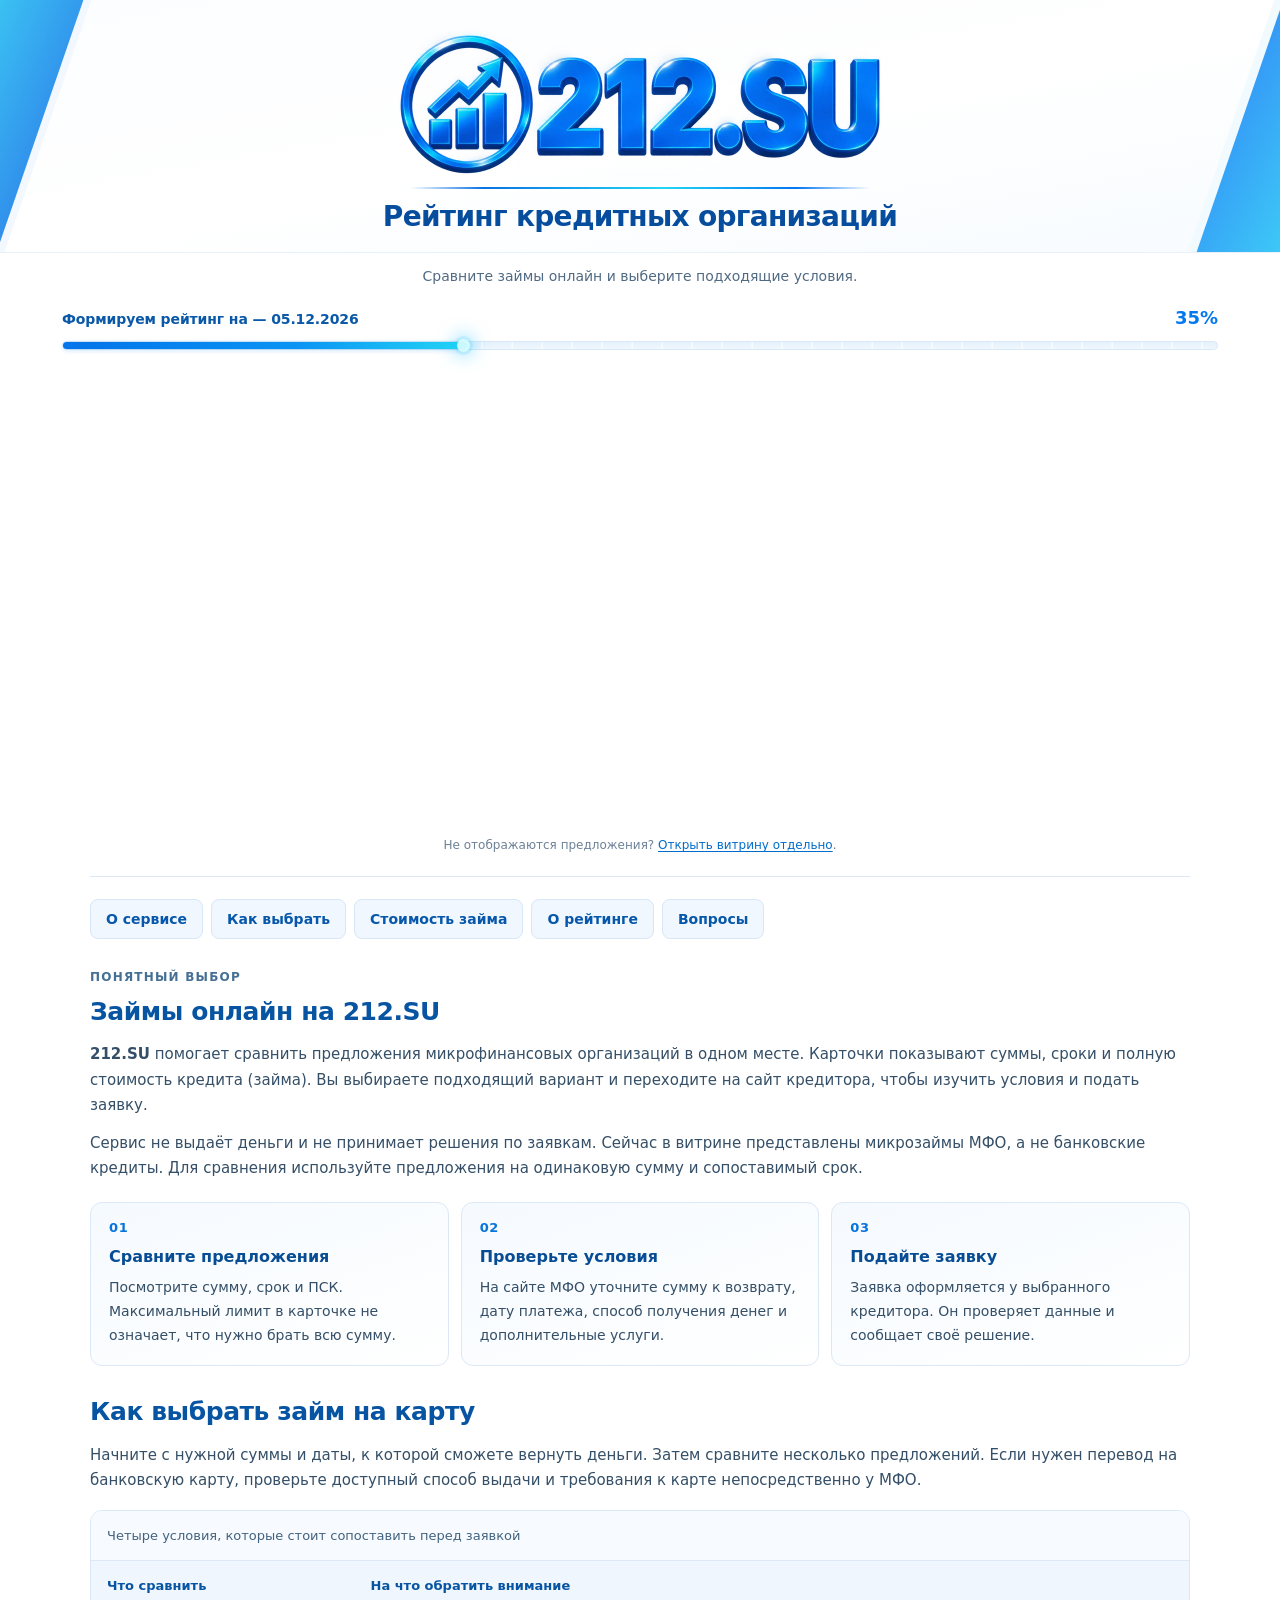
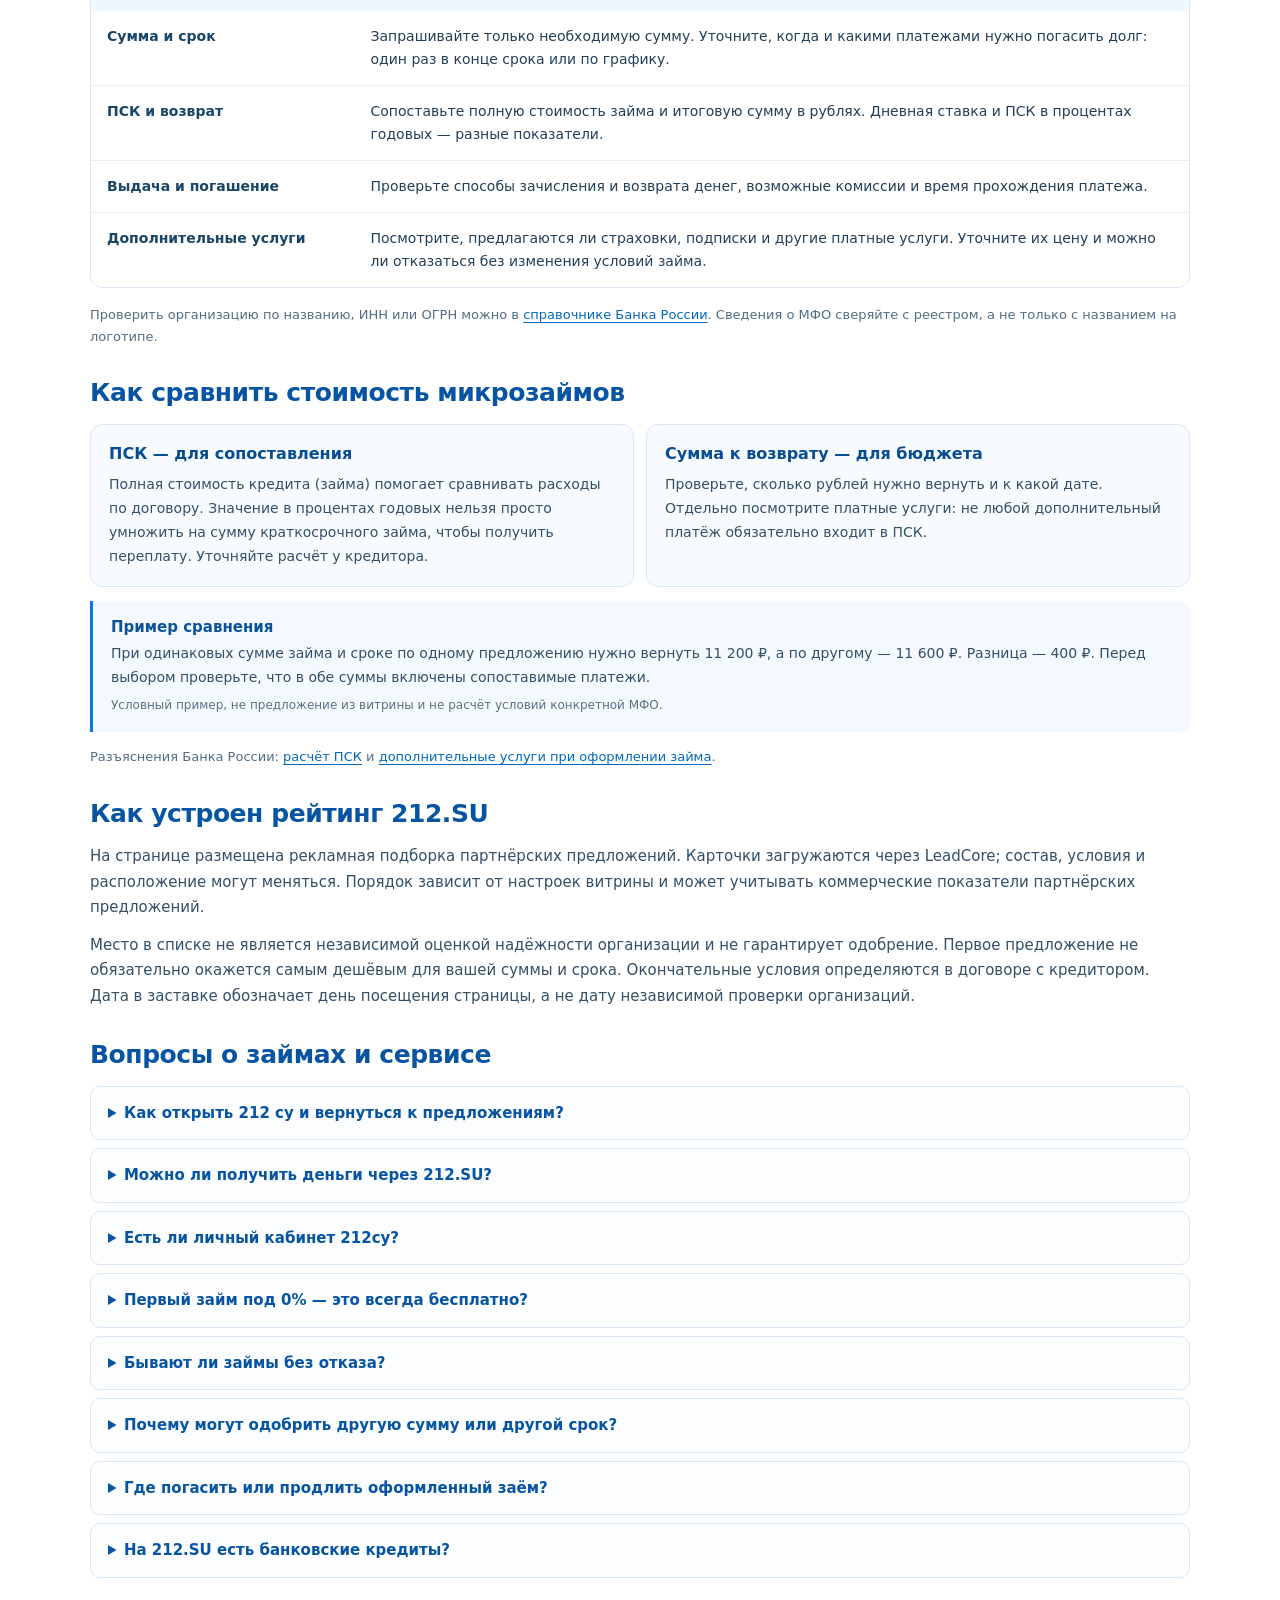
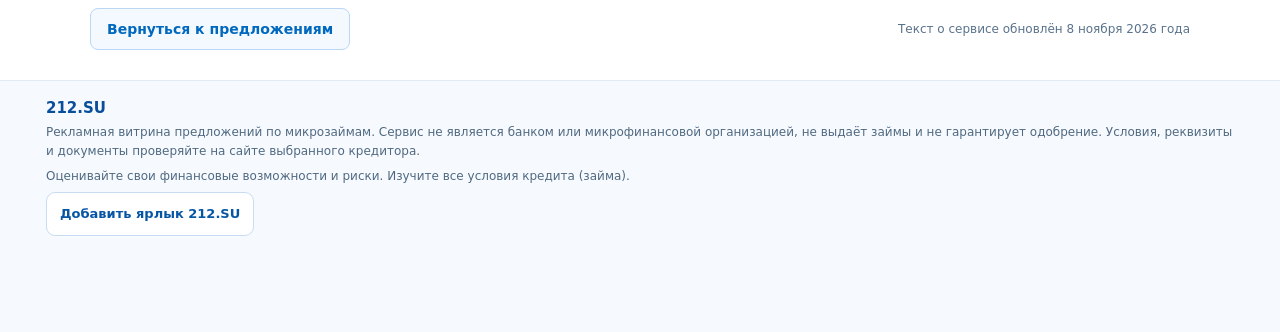
<file: index.html>
<!doctype html>
<html lang="ru">
<head>
<!-- 212.SU | V12 BATTLE | original V6 SEO + compact install UI and 24h preference; 2026-11-08 -->
<meta charset="utf-8">
<meta name="viewport" content="width=device-width,initial-scale=1,viewport-fit=cover">
<title>212.SU — рейтинг кредитных организаций и займы онлайн</title>
<meta name="description" content="212.SU — сравнение займов онлайн: суммы, сроки и полная стоимость. Выберите предложение МФО, изучите условия и перейдите на сайт кредитора.">
<meta name="robots" content="index,follow,max-image-preview:large,max-snippet:-1">
<meta name="theme-color" content="#ffffff">
<link rel="canonical" href="https://212.su/">
<link rel="manifest" href="/manifest.webmanifest">
<meta name="application-name" content="212.SU">
<meta name="apple-mobile-web-app-title" content="212.SU">
<meta name="apple-mobile-web-app-capable" content="yes">
<meta name="apple-mobile-web-app-status-bar-style" content="default">
<link rel="stylesheet" href="/install-212su.css?v=12">
<link rel="icon" href="/favicon.ico" type="image/x-icon">
<link rel="icon" href="/favicon-32.png" type="image/png" sizes="32x32">
<link rel="icon" href="/favicon-120.png" type="image/png" sizes="120x120">
<link rel="apple-touch-icon" href="/apple-touch-icon.png" sizes="180x180">
<link rel="preconnect" href="https://credigid.com" crossorigin>
<meta property="og:type" content="website">
<meta property="og:locale" content="ru_RU">
<meta property="og:site_name" content="212.SU">
<meta property="og:title" content="212.SU — рейтинг кредитных организаций и займы онлайн">
<meta property="og:description" content="212.SU — сравнение займов онлайн: суммы, сроки и полная стоимость. Выберите предложение МФО, изучите условия и перейдите на сайт кредитора.">
<meta property="og:url" content="https://212.su/">
<meta property="og:image" content="https://212.su/og-212su.jpg">
<meta property="og:image:secure_url" content="https://212.su/og-212su.jpg">
<meta property="og:image:width" content="1200">
<meta property="og:image:height" content="630">
<meta property="og:image:alt" content="212.SU — Рейтинг кредитных организаций">
<meta name="twitter:card" content="summary_large_image">
<meta name="twitter:title" content="212.SU — рейтинг кредитных организаций и займы онлайн">
<meta name="twitter:description" content="212.SU — сравнение займов онлайн: суммы, сроки и полная стоимость. Выберите предложение МФО, изучите условия и перейдите на сайт кредитора.">
<meta name="twitter:image" content="https://212.su/og-212su.jpg">
<meta name="twitter:image:alt" content="212.SU — Рейтинг кредитных организаций">
<script type="application/ld+json">{"@context":"https://schema.org","@graph":[{"@type":"WebSite","@id":"https://212.su/#website","url":"https://212.su/","name":"212.SU","alternateName":["212 су","212су","212su"],"description":"212.SU — сравнение займов онлайн: суммы, сроки и полная стоимость. Выберите предложение МФО, изучите условия и перейдите на сайт кредитора.","inLanguage":"ru-RU"},{"@type":"WebPage","@id":"https://212.su/#webpage","url":"https://212.su/","name":"212.SU — рейтинг кредитных организаций и займы онлайн","description":"212.SU — сравнение займов онлайн: суммы, сроки и полная стоимость. Выберите предложение МФО, изучите условия и перейдите на сайт кредитора.","isPartOf":{"@id":"https://212.su/#website"},"inLanguage":"ru-RU","primaryImageOfPage":{"@id":"https://212.su/#primaryimage"},"dateModified":"2026-11-08"},{"@type":"ImageObject","@id":"https://212.su/#primaryimage","url":"https://212.su/og-212su.jpg","contentUrl":"https://212.su/og-212su.jpg","width":1200,"height":630,"caption":"212.SU — Рейтинг кредитных организаций"}]}</script>
<style>
:root{--blue:#0774e8;--blue-dark:#034a9c;--cyan:#21d3f6;--ink:#143452;--muted:#506781;--line:#e2ebf4;}
*{box-sizing:border-box}
html{scroll-behavior:smooth}
body{margin:0;background:#fff;color:var(--ink);font-family:system-ui,-apple-system,'Segoe UI',Arial,sans-serif;-webkit-font-smoothing:antialiased;}
a{color:#006dcb}
a:focus-visible,summary:focus-visible{outline:3px solid var(--cyan);outline-offset:4px}
.shell{width:min(1220px,100%);margin-inline:auto;padding-inline:16px}
.brand-hero{position:relative;overflow:hidden;background:linear-gradient(170deg,#fcfdff 0%,#fff 53%,#f7fbff 100%);border-bottom:1px solid #eaf1f8;}
.brand-hero:before,.brand-hero:after{content:'';position:absolute;pointer-events:none;top:-25%;bottom:-25%;width:min(11vw,130px);opacity:.82;transform:skewX(-19deg);}
.brand-hero:before{left:-7vw;background:linear-gradient(95deg,#17d3f4,#0475e8);box-shadow:8px 0 0 #f1f7ff}
.brand-hero:after{right:-7vw;background:linear-gradient(100deg,#087ef5,#1ad8f6);box-shadow:-9px 0 0 #effaff}
.brand-inner{position:relative;z-index:1;display:flex;flex-direction:column;align-items:center;justify-content:center;gap:0;padding:18px 16px 18px;min-height:211px}
.brand-logo{display:block;width:min(570px,87vw);height:auto;max-height:169px;object-fit:contain;}
.brand-rule{width:min(460px,64vw);height:2px;margin:0 auto 10px;background:linear-gradient(90deg,transparent,#0872e4 16%,#22d6f5 55%,#0476f1 84%,transparent)}
h1{font-size:clamp(20px,2.2vw,28px);line-height:1.25;letter-spacing:-.025em;color:#074d9d;margin:0;text-align:center;font-weight:800}
.brand-note{font-size:12px;color:#6083a8;margin-top:4px;text-align:center}
.main-intro{padding:13px 0 0}
.main-intro p{text-align:center;color:#516a83;font-size:14px;line-height:1.55;margin:0}
#leadcore{width:100%;min-height:440px}
.embed-wrap{position:relative;isolation:isolate;min-height:450px}
#leadcore iframe{max-width:100%;border:0}
.fallback{margin:4px auto 12px;font-size:12px;color:#6d8197;text-align:center}
.fallback a{text-underline-offset:2px}
.footer{background:#f6faff;border-top:1px solid var(--line);padding:17px 0 22px}
.footer strong{font-size:15px;color:#084e9b}
.footer p{color:#506980;font-size:12px;line-height:1.58;margin:6px 0}
@media (max-width:700px){
 .shell{padding-inline:9px}
 .brand-inner{min-height:165px;padding:15px 12px 13px}
 .brand-logo{width:min(355px,91vw);max-height:113px}
 .brand-rule{margin-bottom:7px}
 h1{font-size:20px}
 .main-intro{padding:10px 4px 0}
 .main-intro p{font-size:12px}
 .info-grid{grid-template-columns:1fr;gap:8px}
}

/* 212.SU — loading strip: only the presentation, not the LeadCore widget. */
#rating-loader[hidden]{display:none!important}
#rating-loader{max-height:132px;margin:0 0 10px;padding:19px 16px 24px;opacity:1;overflow:hidden;overflow-anchor:none;transition:max-height .62s cubic-bezier(.22,1,.36,1),padding .62s cubic-bezier(.22,1,.36,1),margin .62s cubic-bezier(.22,1,.36,1),opacity .35s ease;}
#rating-loader.is-complete{max-height:0;margin:0;padding-top:0;padding-bottom:0;opacity:0;pointer-events:none}
#rating-loader .rating-loader-header{display:flex;align-items:baseline;justify-content:space-between;gap:14px;margin:0 0 12px}
#rating-loader .rating-loader-text{font-size:14px;line-height:1.4;font-weight:650;color:#0a58a8;letter-spacing:-.008em}
#rating-loader .rating-loader-count{min-width:49px;font-size:18px;line-height:1.2;font-weight:800;color:#0478ef;text-align:right;font-variant-numeric:tabular-nums;white-space:nowrap}
#rating-loader .rating-loader-track{height:9px;position:relative;isolation:isolate;overflow:visible;background:linear-gradient(180deg,#e6f1fb,#eff7ff);border:1px solid #d8e8f7;border-radius:99px}
#rating-loader .rating-loader-track:before{content:'';position:absolute;inset:0;border-radius:inherit;pointer-events:none;background:repeating-linear-gradient(90deg,rgba(255,255,255,0) 0,rgba(255,255,255,0) 28px,rgba(255,255,255,.65) 29px,rgba(255,255,255,.65) 30px)}
#rating-loader .rating-loader-fill{position:relative;width:0;height:100%;border-radius:inherit;background:linear-gradient(90deg,#0373e9 0%,#0a94f4 58%,#23d6f5 100%);box-shadow:0 1px 5px rgba(2,126,225,.24);transition:width .17s cubic-bezier(.34,1.15,.55,1)}
#rating-loader .rating-loader-fill:after{content:'';position:absolute;top:-3px;right:-3px;height:13px;width:13px;border-radius:50%;background:#d4fcff;box-shadow:0 0 0 3px rgba(37,207,245,.15),0 0 17px 3px rgba(28,191,255,.55);opacity:.94;transition:opacity .15s}
#rating-loader .rating-loader-fill[data-zero="true"]:after{opacity:0}
@media(max-width:700px){
 #rating-loader{padding:16px 5px 21px;max-height:148px;margin-bottom:7px}
 #rating-loader .rating-loader-header{align-items:center;gap:12px;margin-bottom:11px}
 #rating-loader .rating-loader-text{font-size:12px}
 #rating-loader .rating-loader-count{font-size:16px;min-width:42px}
 #rating-loader .rating-loader-track{height:8px}
}
@media(prefers-reduced-motion:reduce){#rating-loader,#rating-loader .rating-loader-fill,#rating-loader .rating-loader-fill:after{transition:none!important}}

@media(prefers-reduced-motion:reduce){html{scroll-behavior:auto}}
.skip-link{position:absolute;z-index:200;left:12px;top:-100px;background:#064f9c;color:#fff;padding:12px 16px;border-radius:8px}
.skip-link:focus{top:12px}
#offers,.seo-content [id]{scroll-margin-top:20px}
.seo-content{max-width:1100px;margin:24px auto 0;padding-bottom:30px;color:#233f58;font-family:system-ui,-apple-system,'Segoe UI',Arial,sans-serif}
.seo-nav{display:flex;flex-wrap:wrap;gap:8px;border-top:1px solid #dce8f4;padding-top:22px;margin-bottom:28px}
.seo-nav a{display:inline-flex;align-items:center;min-height:40px;padding:8px 15px;background:#f1f7ff;border:1px solid #d7e7f7;border-radius:8px;color:#0757aa;font-size:14px;text-decoration:none;font-weight:600}
.seo-nav a:hover{background:#e6f2ff;border-color:#a8d1fa}
.seo-section{margin:0 0 30px;padding:0}
.seo-section h2{margin:0 0 14px;font-size:clamp(21px,2vw,25px);line-height:1.3;color:#0754a3;letter-spacing:-.018em;font-weight:750}
.seo-section h3{margin:0 0 8px;font-size:16px;line-height:1.4;color:#084d94;font-weight:700}
.seo-section p{font-size:15px;line-height:1.7;color:#344f67;margin:0 0 12px}
.seo-section a,.seo-end a{color:#0068be;text-underline-offset:3px}
.seo-section .seo-kicker{font-size:12px;letter-spacing:.1em;text-transform:uppercase;font-weight:700;color:#456f94;margin:0 0 8px}
.seo-steps{display:grid;grid-template-columns:repeat(3,minmax(0,1fr));gap:12px;margin:20px 0 0}
.seo-steps>div{border:1px solid #dce8f5;background:linear-gradient(160deg,#f5faff,#fff);border-radius:12px;padding:18px}
.seo-step-num{display:block;margin-bottom:12px;font-size:13px;line-height:1;font-weight:800;color:#0874da;letter-spacing:.05em}
.seo-steps p{font-size:14px;margin:0}
.seo-table-wrap{max-width:100%;border:1px solid #dce8f5;border-radius:12px;overflow:hidden;margin:16px 0}
.seo-table{border-collapse:collapse;width:100%;font-size:14px;line-height:1.65}
.seo-table caption{text-align:left;padding:14px 16px;background:#f7fbff;font-size:13px;color:#42627e;border-bottom:1px solid #dce8f5}
.seo-table th,.seo-table td{padding:14px 16px;text-align:left;vertical-align:top;border-bottom:1px solid #e5edf5}
.seo-table thead th{background:#eff6fe;color:#0754a3;font-size:13px}
.seo-table tbody th{width:24%;font-weight:650;color:#194666}
.seo-table tr:last-child>*{border-bottom:0}
.seo-section .seo-source{font-size:13px;color:#516c84;line-height:1.65}
.seo-pair{display:grid;grid-template-columns:repeat(2,minmax(0,1fr));gap:12px;margin-bottom:14px}
.seo-card{padding:18px;border:1px solid #dce8f5;border-radius:12px;background:#f7fbff}
.seo-card p{margin-bottom:0;font-size:14px}
.seo-example{padding:17px 18px;border-left:3px solid #0878ec;background:#f4f9ff;border-radius:0 10px 10px 0;margin:14px 0}
.seo-example strong{display:block;color:#0a5399;margin:0 0 6px;font-size:15px}
.seo-example p{font-size:14px;margin:0 0 5px}
.seo-example .seo-caption{font-size:12px;color:#5c7084;margin:0}
.seo-faq{display:grid;gap:8px}
.seo-faq details{border:1px solid #d9e7f4;border-radius:10px;background:#fbfdff;overflow:hidden}
.seo-faq summary{padding:15px 17px;cursor:pointer;color:#0754a3;font-size:15px;line-height:1.5;font-weight:650}
.seo-faq details[open] summary{background:#f1f7ff;border-bottom:1px solid #e4eef8}
.seo-faq .seo-answer{padding:13px 17px 15px}
.seo-faq .seo-answer p{font-size:14px;margin:0}
.seo-end{display:flex;align-items:center;justify-content:space-between;gap:14px;flex-wrap:wrap}
.seo-end span{font-size:12px;color:#59728b}
.seo-back{display:inline-flex;min-height:42px;align-items:center;padding:9px 16px;border:1px solid #bad7f5;border-radius:8px;background:#f4f9ff;font-size:14px;font-weight:650;text-decoration:none}
.footer{padding-bottom:max(74px,calc(62px + env(safe-area-inset-bottom)))}
@media(max-width:700px){
 .seo-content{margin-top:18px;padding:0 6px 25px}
 .seo-nav{gap:7px;padding-top:16px;margin-bottom:22px}
 .seo-nav a{font-size:12px;padding:7px 11px;min-height:38px}
 .seo-section{margin-bottom:26px}
 .seo-section h2{font-size:21px}
 .seo-section p{font-size:14px;line-height:1.7}
 .seo-steps,.seo-pair{grid-template-columns:1fr;gap:9px}
 .seo-steps>div,.seo-card{padding:15px}
 .seo-step-num{margin-bottom:8px}
 .seo-table{font-size:13px;line-height:1.6}
 .seo-table th,.seo-table td{padding:11px 10px}
 .seo-table tbody th{width:31%;min-width:93px}
 .seo-table caption{padding:12px 10px;font-size:12px}
 .seo-faq summary{padding:13px 14px;font-size:14px}
 .seo-faq .seo-answer{padding:11px 14px 14px}
 .seo-end{align-items:flex-start;flex-direction:column}
}


.seo-section p,.seo-section td,.seo-section th,.seo-faq summary{overflow-wrap:break-word}
#offers:focus{outline:none}

</style>
<!-- Yandex.Metrika counter -->
<script type="text/javascript">
    (function(m,e,t,r,i,k,a){
        m[i]=m[i]||function(){(m[i].a=m[i].a||[]).push(arguments)};
        m[i].l=1*new Date();
        for (var j = 0; j < document.scripts.length; j++) {if (document.scripts[j].src === r) { return; }}
        k=e.createElement(t),a=e.getElementsByTagName(t)[0],k.async=1,k.src=r,a.parentNode.insertBefore(k,a)
    })(window, document,'script','https://mc.yandex.ru/metrika/tag.js?id=114134642', 'ym');

    ym(114134642, 'init', {ssr:true, webvisor:true, clickmap:true, ecommerce:"dataLayer", referrer: document.referrer, url: location.href, accurateTrackBounce:true, trackLinks:true});
</script>
<!-- /Yandex.Metrika counter -->
</head>
<body>
<noscript><div><img src="https://mc.yandex.ru/watch/114134642" style="position:absolute; left:-9999px;" alt="" /></div></noscript>
<a class="skip-link" href="#offers">Перейти к предложениям</a>
<header class="brand-hero" aria-labelledby="site-title">
 <div class="brand-inner shell">
  <a href="https://212.su/" aria-label="212.SU — главная" title="212.SU — главная">
   <img class="brand-logo" src="[data-uri]" width="1080" height="338" alt="212.SU — главная страница" decoding="async" fetchpriority="high">
  </a>
  <span class="brand-rule" aria-hidden="true"></span>
  <h1 id="site-title">Рейтинг кредитных организаций</h1>
 </div>
</header>
<main>
 <div class="shell">
  <div class="main-intro"><p>Сравните займы онлайн и выберите подходящие условия.</p></div>
   <!-- Пятисекундная фирменная анимация прогресса. Данные офферов загружает LeadCore. -->
   <div id="rating-loader" data-nosnippet hidden>
    <div class="rating-loader-header">
     <span id="rating-loader-label" class="rating-loader-text">Формируем рейтинг на — <time id="rating-loader-date"></time></span>
     <span id="rating-loader-count" class="rating-loader-count" aria-hidden="true">0%</span>
    </div>
    <div id="rating-loader-track" class="rating-loader-track" role="progressbar" aria-labelledby="rating-loader-label" aria-valuemin="0" aria-valuemax="100" aria-valuenow="0">
     <div id="rating-loader-fill" class="rating-loader-fill" data-zero="true"></div>
    </div>
   </div>
  <section id="offers" class="embed-wrap" tabindex="-1" aria-label="Предложения займов — интерактивная витрина LeadCore">
   <div id="leadcore"></div>
   <noscript><p>Для просмотра предложений необходим JavaScript. <a href="https://credigid.com/212su/" rel="sponsored nofollow noopener noreferrer">Открыть витрину предложений</a>.</p></noscript>
  </section>
  <p class="fallback">Не отображаются предложения? <a href="https://credigid.com/212su/" rel="sponsored nofollow noopener noreferrer" target="_blank">Открыть витрину отдельно</a>.</p>
  <div class="seo-content">
<nav aria-label="Информация о займах" class="seo-nav">
<a href="#about-service">О сервисе</a>
<a href="#loan-choice">Как выбрать</a>
<a href="#loan-cost">Стоимость займа</a>
<a href="#rating-principles">О рейтинге</a>
<a href="#questions">Вопросы</a>
</nav>
<section aria-labelledby="about-service" class="seo-section">
<p class="seo-kicker">Понятный выбор</p>
<h2 id="about-service">Займы онлайн на 212.SU</h2>
<p><strong>212.SU</strong> помогает сравнить предложения микрофинансовых организаций в одном месте. Карточки показывают суммы, сроки и полную стоимость кредита (займа). Вы выбираете подходящий вариант и переходите на сайт кредитора, чтобы изучить условия и подать заявку.</p>
<p>Сервис не выдаёт деньги и не принимает решения по заявкам. Сейчас в витрине представлены микрозаймы МФО, а не банковские кредиты. Для сравнения используйте предложения на одинаковую сумму и сопоставимый срок.</p>
<div aria-label="Как пользоваться витриной" class="seo-steps">
<div><span aria-hidden="true" class="seo-step-num">01</span><h3>Сравните предложения</h3><p>Посмотрите сумму, срок и ПСК. Максимальный лимит в карточке не означает, что нужно брать всю сумму.</p></div>
<div><span aria-hidden="true" class="seo-step-num">02</span><h3>Проверьте условия</h3><p>На сайте МФО уточните сумму к возврату, дату платежа, способ получения денег и дополнительные услуги.</p></div>
<div><span aria-hidden="true" class="seo-step-num">03</span><h3>Подайте заявку</h3><p>Заявка оформляется у выбранного кредитора. Он проверяет данные и сообщает своё решение.</p></div>
</div>
</section>
<section aria-labelledby="loan-choice" class="seo-section">
<h2 id="loan-choice">Как выбрать займ на карту</h2>
<p>Начните с нужной суммы и даты, к которой сможете вернуть деньги. Затем сравните несколько предложений. Если нужен перевод на банковскую карту, проверьте доступный способ выдачи и требования к карте непосредственно у МФО.</p>
<div class="seo-table-wrap">
<table class="seo-table">
<caption>Четыре условия, которые стоит сопоставить перед заявкой</caption>
<thead><tr><th scope="col">Что сравнить</th><th scope="col">На что обратить внимание</th></tr></thead>
<tbody>
<tr><th scope="row">Сумма и срок</th><td>Запрашивайте только необходимую сумму. Уточните, когда и какими платежами нужно погасить долг: один раз в конце срока или по графику.</td></tr>
<tr><th scope="row">ПСК и возврат</th><td>Сопоставьте полную стоимость займа и итоговую сумму в рублях. Дневная ставка и ПСК в процентах годовых — разные показатели.</td></tr>
<tr><th scope="row">Выдача и погашение</th><td>Проверьте способы зачисления и возврата денег, возможные комиссии и время прохождения платежа.</td></tr>
<tr><th scope="row">Дополнительные услуги</th><td>Посмотрите, предлагаются ли страховки, подписки и другие платные услуги. Уточните их цену и можно ли отказаться без изменения условий займа.</td></tr>
</tbody>
</table>
</div>
<p class="seo-source">Проверить организацию по названию, ИНН или ОГРН можно в <a href="https://cbr.ru/finorg/" rel="noopener noreferrer" target="_blank">справочнике Банка России</a>. Сведения о МФО сверяйте с реестром, а не только с названием на логотипе.</p>
</section>
<section aria-labelledby="loan-cost" class="seo-section">
<h2 id="loan-cost">Как сравнить стоимость микрозаймов</h2>
<div class="seo-pair">
<div class="seo-card"><h3>ПСК — для сопоставления</h3><p>Полная стоимость кредита (займа) помогает сравнивать расходы по договору. Значение в процентах годовых нельзя просто умножить на сумму краткосрочного займа, чтобы получить переплату. Уточняйте расчёт у кредитора.</p></div>
<div class="seo-card"><h3>Сумма к возврату — для бюджета</h3><p>Проверьте, сколько рублей нужно вернуть и к какой дате. Отдельно посмотрите платные услуги: не любой дополнительный платёж обязательно входит в ПСК.</p></div>
</div>
<div class="seo-example">
<strong>Пример сравнения</strong>
<p>При одинаковых сумме займа и сроке по одному предложению нужно вернуть 11 200 ₽, а по другому — 11 600 ₽. Разница — 400 ₽. Перед выбором проверьте, что в обе суммы включены сопоставимые платежи.</p>
<p class="seo-caption">Условный пример, не предложение из витрины и не расчёт условий конкретной МФО.</p>
</div>
<p class="seo-source">Разъяснения Банка России: <a href="https://www.cbr.ru/explan/359-fz/" rel="noopener noreferrer" target="_blank">расчёт ПСК</a> и <a href="https://www.cbr.ru/explan/353-fz/" rel="noopener noreferrer" target="_blank">дополнительные услуги при оформлении займа</a>.</p>
</section>
<section aria-labelledby="rating-principles" class="seo-section">
<h2 id="rating-principles">Как устроен рейтинг 212.SU</h2>
<p>На странице размещена рекламная подборка партнёрских предложений. Карточки загружаются через LeadCore; состав, условия и расположение могут меняться. Порядок зависит от настроек витрины и может учитывать коммерческие показатели партнёрских предложений.</p>
<p>Место в списке не является независимой оценкой надёжности организации и не гарантирует одобрение. Первое предложение не обязательно окажется самым дешёвым для вашей суммы и срока. Окончательные условия определяются в договоре с кредитором. Дата в заставке обозначает день посещения страницы, а не дату независимой проверки организаций.</p>
</section>
<section aria-labelledby="questions" class="seo-section">
<h2 id="questions">Вопросы о займах и сервисе</h2>
<div class="seo-faq">
<details><summary>Как открыть 212 су и вернуться к предложениям?</summary><div class="seo-answer"><p>Адрес сервиса — <a href="https://212.su/">212.su</a>. Сохраните эту страницу в закладках браузера, чтобы открывать нужную витрину напрямую и не искать её заново.</p></div></details>
<details><summary>Можно ли получить деньги через 212.SU?</summary><div class="seo-answer"><p>На сайте можно выбрать предложение и перейти к кредитору. Деньги выдаёт не 212.SU, а выбранная организация после рассмотрения заявки и заключения договора. Погашение также происходит у кредитора.</p></div></details>
<details><summary>Есть ли личный кабинет 212су?</summary><div class="seo-answer"><p>Собственного личного кабинета заёмщика на 212.SU нет. Статус заявки, договор, сумму задолженности и способы погашения нужно проверять на сайте или в приложении той МФО, где оформлен заём.</p></div></details>
<details><summary>Первый займ под 0% — это всегда бесплатно?</summary><div class="seo-answer"><p>Нулевая ставка может действовать только по правилам конкретной акции: для определённой суммы, срока или категории клиентов. До оформления проверьте полную сумму к возврату, дополнительные услуги и условия, при которых льготная ставка сохраняется.</p></div></details>
<details><summary>Бывают ли займы без отказа?</summary><div class="seo-answer"><p>Гарантировать одобрение нельзя. Решение принимает МФО после проверки заявки. Процент одобрения или рекламная надпись в карточке не обещают положительный ответ именно вам.</p></div></details>
<details><summary>Почему могут одобрить другую сумму или другой срок?</summary><div class="seo-answer"><p>Карточка описывает предложение в целом, а не персональное решение. После проверки данных кредитор может предложить другие параметры или отказать. Перед подписанием сверяйте индивидуальные условия с тем, на что рассчитывали.</p></div></details>
<details><summary>Где погасить или продлить оформленный заём?</summary><div class="seo-answer"><p>Обращайтесь к кредитору по своему договору. Доступность продления, его стоимость, сроки и способы оплаты нужно уточнять у этой организации. 212.SU не принимает платежи и не меняет условия договора.</p></div></details>
<details><summary>На 212.SU есть банковские кредиты?</summary><div class="seo-answer"><p>В текущей витрине представлены предложения МФО. Здесь сравниваются микрозаймы, а не банковские кредитные программы. Перед заявкой проверьте, какая организация заключает с вами договор.</p></div></details>
</div>
</section>
<div class="seo-end"><a class="seo-back" href="#offers">Вернуться к предложениям</a><span>Текст о сервисе обновлён <time datetime="2026-11-08">8 ноября 2026 года</time></span></div>
</div>
 </div>
</main>
<footer class="footer">
 <div class="shell"><strong>212.SU</strong><p>Рекламная витрина предложений по микрозаймам. Сервис не является банком или микрофинансовой организацией, не выдаёт займы и не гарантирует одобрение. Условия, реквизиты и документы проверяйте на сайте выбранного кредитора.</p><p>Оценивайте свои финансовые возможности и риски. Изучите все условия кредита (займа).</p></div>
 <div class="shell pwa-footer-controls"><button id="pwa-manual-install" type="button" hidden>Добавить ярлык 212.SU</button></div>
</footer>
<!-- Optional install UI. Hidden without JavaScript; not an installation gate. -->
<section id="pwa-install-banner" class="pwa-surface" role="region" aria-labelledby="pwa-banner-title" hidden data-nosnippet>
 <div class="pwa-banner-main">
  <img class="pwa-icon" src="/pwa-icon-192.png" width="42" height="42" alt="" loading="eager" decoding="async">
  <h2 id="pwa-banner-title">212.SU под рукой</h2>
  <button class="pwa-close" id="pwa-banner-close" type="button" aria-label="Закрыть предложение добавить 212.SU"><svg width="16" height="16" viewBox="0 0 16 16" aria-hidden="true" focusable="false"><path d="m4 4 8 8m0-8-8 8" fill="none" stroke="currentColor" stroke-width="1.8" stroke-linecap="round"/></svg></button>
 </div>
 <div class="pwa-actions">
  <button class="pwa-primary" id="pwa-banner-install" type="button">Добавить</button>
  <button class="pwa-later" id="pwa-banner-later" type="button">Позже</button>
 </div>
</section>
<section id="pwa-help-dialog" role="dialog" aria-modal="false" aria-labelledby="pwa-help-title" aria-describedby="pwa-help-subtitle" hidden data-nosnippet>
 <div class="pwa-help-inner">
  <button class="pwa-close" id="pwa-help-close" type="button" aria-label="Закрыть инструкцию"><svg width="16" height="16" viewBox="0 0 16 16" aria-hidden="true" focusable="false"><path d="m4 4 8 8m0-8-8 8" fill="none" stroke="currentColor" stroke-width="1.8" stroke-linecap="round"/></svg></button>
  <div class="pwa-help-brand"><img class="pwa-help-icon" src="/pwa-icon-192.png" width="36" height="36" alt="" loading="eager" decoding="async"><span>212.SU</span></div>
  <h2 id="pwa-help-title">Добавить 212.SU</h2>
  <p id="pwa-help-subtitle"></p>
  <button class="pwa-primary" id="pwa-help-native" type="button" hidden>Установить сейчас</button>
  <ol id="pwa-help-steps"></ol>
  <p class="pwa-help-note" id="pwa-help-note" hidden></p>
  <details id="pwa-help-extra" hidden><summary id="pwa-help-extra-title">Если значок не появился</summary><p id="pwa-help-extra-text"></p></details>
  <div id="pwa-help-address" class="pwa-help-address" hidden><strong id="pwa-help-address-text">https://212.su/</strong><button id="pwa-help-copy" type="button">Скопировать адрес</button></div>
  <div class="pwa-help-actions"><button class="pwa-primary pwa-help-done" id="pwa-help-done" type="button">Понятно</button></div>
 </div>
</section>
<script src="/install-212su.js?v=12-final"></script>
<!-- Анимация запускается ДО внешнего скрипта, поэтому не зависит от его загрузки. -->
<script>
(function () {
  'use strict';
  const loader = document.getElementById('rating-loader');
  const date = document.getElementById('rating-loader-date');
  const fill = document.getElementById('rating-loader-fill');
  const count = document.getElementById('rating-loader-count');
  const track = document.getElementById('rating-loader-track');
  if (!loader || !date || !fill || !count || !track) return;

  // Текущая дата по Москве, чтобы подпись соответствовала российской витрине.
  const now = new Date();
  try {
    date.textContent = new Intl.DateTimeFormat('ru-RU', {
      day: '2-digit', month: '2-digit', year: 'numeric', timeZone: 'Europe/Moscow'
    }).format(now);
    date.dateTime = new Intl.DateTimeFormat('en-CA', {
      year: 'numeric', month: '2-digit', day: '2-digit', timeZone: 'Europe/Moscow'
    }).format(now);
  } catch (_) {
    date.textContent = now.toLocaleDateString('ru-RU');
  }

  // Небольшие паузы и ускорения создают эффект последовательного поиска.
  // Это визуальная заставка на 5 секунд, не измеритель реального времени LeadCore.
  const milestones = [
    [0, 0], [270, 5], [550, 12], [920, 15],
    [1260, 30], [1580, 35], [2020, 39],
    [2320, 52], [2770, 56], [3160, 64],
    [3510, 68], [3750, 82], [4180, 85],
    [4540, 94], [4760, 97], [4990, 100]
  ];
  let last = -1;
  let finished = false;
  loader.hidden = false;
  const begin = performance.now();

  function setProgress(pct) {
    fill.style.width = pct + '%';
    fill.dataset.zero = pct === 0 ? 'true' : 'false';
    count.textContent = pct + '%';
    track.setAttribute('aria-valuenow', String(pct));
  }
  function frame(timestamp) {
    if (finished) return;
    const elapsed = Math.max(0, timestamp - begin);
    let i = milestones.length - 1;
    while (i > 0 && elapsed < milestones[i][0]) i--;
    if (i !== last) {
      setProgress(milestones[i][1]);
      last = i;
    }
    if (elapsed < 5000) {
      requestAnimationFrame(frame);
    } else {
      finished = true;
      setProgress(100);
      // После 100% полоска исчезает, освободив место для карточек.
      setTimeout(function () {
        loader.classList.add('is-complete');
        setTimeout(function () { loader.hidden = true; }, 660);
      }, 110);
    }
  }
  requestAnimationFrame(frame);
})();
</script>

<!-- Официальная вставка LeadCore. Скрипт должен стоять перед закрывающим body без async/defer. -->
<script src="https://credigid.com/212su?embedded=1"></script>
</body>
</html>
</file>
<file: install-212su.css>
/* 212.SU V10. Install UI only: no top stripe, subtitle or confirmation footnote. */
#pwa-install-banner[hidden],#pwa-help-dialog[hidden],#pwa-manual-install[hidden],#pwa-help-dialog [hidden]{display:none!important}
#pwa-install-banner,#pwa-help-dialog{font-family:system-ui,-apple-system,'Segoe UI',Arial,sans-serif;color:#163951;font-size:14px;line-height:1.45;box-sizing:border-box;text-align:left;isolation:isolate}
#pwa-install-banner *,#pwa-help-dialog *{box-sizing:border-box}
#pwa-install-banner{position:fixed;z-index:2147482000;right:18px;bottom:calc(var(--pwa-bottom,76px) + env(safe-area-inset-bottom,0px));width:368px;max-width:calc(100vw - 24px);padding:12px;background:linear-gradient(120deg,#fff 55%,#f4fbff);border:1px solid #c4ddf4;border-radius:18px;box-shadow:0 12px 32px rgba(8,52,98,.17),0 2px 6px rgba(8,52,98,.06);animation:pwa9-rise .4s cubic-bezier(.2,.8,.25,1) both}
/* Reset both pseudo-elements explicitly: also neutralises an older cached stripe. */
#pwa-install-banner::before,#pwa-install-banner::after{content:none!important;display:none!important}
#pwa-install-banner .pwa-banner-main{display:grid;grid-template-columns:42px minmax(0,1fr) 40px;align-items:center;gap:10px;min-height:42px}
#pwa-install-banner .pwa-icon{display:block;width:42px;height:42px;object-fit:contain;border:0;border-radius:10px}
#pwa-install-banner h2{margin:0;padding:0;color:#0752a3;font-size:17px;font-weight:800;line-height:1.25;letter-spacing:-.02em;overflow-wrap:break-word}
#pwa-install-banner button,#pwa-help-dialog button,#pwa-manual-install{font-family:inherit;cursor:pointer;letter-spacing:normal;text-transform:none;touch-action:manipulation;-webkit-tap-highlight-color:transparent}
#pwa-install-banner .pwa-close,#pwa-help-dialog .pwa-close{display:flex;align-items:center;justify-content:center;width:40px;height:40px;min-height:40px;padding:0;border:0;border-radius:11px;background:transparent;color:#65819a;flex-shrink:0}
#pwa-install-banner .pwa-close svg,#pwa-help-dialog .pwa-close svg{display:block;pointer-events:none;width:16px;height:16px}
#pwa-install-banner .pwa-close:hover,#pwa-help-dialog .pwa-close:hover{background:#e9f3fc;color:#0752a3}
#pwa-install-banner .pwa-actions{display:grid;grid-template-columns:minmax(0,1fr) 70px;gap:8px;margin-top:10px}
#pwa-install-banner .pwa-primary,#pwa-help-dialog .pwa-primary{position:relative;display:inline-flex;align-items:center;justify-content:center;min-width:0;min-height:46px;padding:11px 14px;border:1px solid #0571db;border-radius:11px;background:linear-gradient(100deg,#066cda,#0285ef);color:#fff;font-size:14px;font-weight:750;line-height:1.3;text-align:center;box-shadow:0 3px 8px rgba(0,104,208,.16);text-decoration:none;overflow-wrap:anywhere}
#pwa-install-banner .pwa-primary::after{content:none!important}
#pwa-install-banner.pwa-attention .pwa-primary{animation:pwa9-pulse 3s ease-in-out .9s 2}
#pwa-install-banner .pwa-primary:hover,#pwa-help-dialog .pwa-primary:hover{background:#0663ca}
#pwa-install-banner .pwa-primary:active,#pwa-help-dialog .pwa-primary:active{background:#0758b1}
#pwa-install-banner .pwa-primary:disabled,#pwa-help-dialog .pwa-primary:disabled{cursor:wait;opacity:.7}
#pwa-install-banner .pwa-later{min-height:46px;min-width:0;padding:10px 6px;border:0;border-radius:11px;background:transparent;color:#456883;font-size:13px;font-weight:600;line-height:1.3}
#pwa-install-banner .pwa-later:hover{background:#eaf4fd}
#pwa-install-banner button:focus-visible,#pwa-help-dialog button:focus-visible,#pwa-help-dialog summary:focus-visible,#pwa-manual-install:focus-visible{outline:3px solid #007ebd;outline-offset:3px}
.pwa-footer-controls{padding-top:0;padding-bottom:22px}
#pwa-manual-install{font:600 13px/1.4 system-ui,-apple-system,'Segoe UI',Arial,sans-serif;min-height:44px;padding:9px 13px;border:1px solid #c8ddf3;background:#fff;color:#0756a4;border-radius:9px}
#pwa-manual-install:hover{background:#edf6ff}
/* Non-modal fallback only after an explicit click. No backdrop, no focus trap. */
#pwa-help-dialog{position:fixed;inset:auto 18px calc(var(--pwa-bottom,76px) + env(safe-area-inset-bottom,0px)) auto;z-index:2147483000;width:410px;max-width:calc(100vw - 24px);max-height:min(530px,calc(100dvh - var(--pwa-bottom,76px) - 30px));margin:0;padding:0;overflow:auto;overscroll-behavior:contain;border:1px solid #c4ddf4;border-radius:18px;background:#fff;box-shadow:0 15px 45px rgba(7,47,91,.23);animation:pwa9-rise .22s ease-out both}
#pwa-help-dialog .pwa-help-inner{position:relative;padding:16px}
#pwa-help-dialog .pwa-close{position:absolute;top:10px;right:10px}
#pwa-help-dialog .pwa-help-brand{display:flex;align-items:center;gap:8px;margin:0 42px 12px 0;color:#0752a3;font-size:15px;font-weight:800}
#pwa-help-dialog .pwa-help-icon{display:block;width:36px;height:36px;object-fit:contain}
#pwa-help-dialog h2{margin:0 0 6px;font-size:19px;line-height:1.25;font-weight:800;letter-spacing:-.02em;color:#0752a3}
#pwa-help-dialog #pwa-help-subtitle{margin:0 0 12px;font-size:12px;line-height:1.5;color:#506b80}
#pwa-help-dialog ol{list-style:none;counter-reset:step;margin:0;padding:0}
#pwa-help-dialog li{counter-increment:step;position:relative;min-height:29px;margin:0 0 9px;padding:3px 0 3px 33px;font-size:13px;line-height:1.5;color:#24445f}
#pwa-help-dialog li::before{content:counter(step);position:absolute;top:2px;left:0;display:grid;place-items:center;width:24px;height:24px;border-radius:8px;background:#eaf4fe;color:#076dd0;font-weight:800;font-size:12px}
#pwa-help-dialog .pwa-help-note{margin:11px 0;padding:9px 10px;border:1px solid #e0ecf7;border-radius:9px;background:#f5faff;color:#4a6980;font-size:11px;line-height:1.55}
#pwa-help-dialog details{padding:0;margin:10px 0;border:0;border-radius:0;background:transparent;color:#50718a;font-size:12px}
#pwa-help-dialog summary{cursor:pointer;padding:7px 0;color:#095ca6;font-size:12px;font-weight:650}
#pwa-help-dialog details p{margin:5px 0 10px;font-size:12px;line-height:1.5}
#pwa-help-dialog .pwa-help-address{display:flex;align-items:center;justify-content:space-between;flex-wrap:wrap;gap:7px;margin:12px 0;padding:9px;border:1px solid #dceafa;border-radius:9px;background:#f7fbff;color:#0757a8;font-size:12px}
#pwa-help-dialog .pwa-help-address strong{user-select:all}
#pwa-help-dialog #pwa-help-copy{min-height:40px;padding:8px 9px;border:1px solid #c8ddf3;border-radius:8px;background:#fff;color:#0756a4;font-size:12px;font-weight:600}
#pwa-help-dialog .pwa-help-actions{position:sticky;bottom:-16px;margin:10px 0 -16px;padding:8px 0 16px;background:#fff;box-shadow:0 -7px 9px #fff}
#pwa-help-dialog .pwa-help-done,#pwa-help-dialog #pwa-help-native{width:100%}
#pwa-help-dialog #pwa-help-native{margin:0 0 12px}
@keyframes pwa9-rise{from{opacity:0;transform:translateY(18px)}to{opacity:1;transform:translateY(0)}}
@keyframes pwa9-pulse{0%,100%{box-shadow:0 3px 8px rgba(0,104,208,.16)}50%{box-shadow:0 4px 15px rgba(0,104,208,.3),0 0 0 3px rgba(6,143,229,.1)}}
@media(max-width:600px){
 #pwa-install-banner{left:12px;right:12px;max-width:none;width:auto;padding:11px;border-radius:17px}
 #pwa-install-banner h2{font-size:16px}
 #pwa-install-banner .pwa-banner-main{grid-template-columns:40px minmax(0,1fr) 40px;gap:9px;min-height:40px}
 #pwa-install-banner .pwa-icon{width:40px;height:40px}
 #pwa-install-banner .pwa-actions{margin-top:9px;grid-template-columns:minmax(0,1fr) 65px;gap:7px}
 #pwa-help-dialog{left:12px;right:12px;width:auto;max-width:none;max-height:min(470px,calc(100dvh - var(--pwa-bottom,76px) - 24px))}
 #pwa-help-dialog .pwa-help-inner{padding:15px}
}
@media(prefers-reduced-motion:reduce){#pwa-install-banner,#pwa-install-banner .pwa-primary,#pwa-help-dialog{animation:none!important;transition:none!important}}
@media(forced-colors:active){#pwa-install-banner,#pwa-help-dialog{border:1px solid CanvasText;background:Canvas;color:CanvasText}#pwa-install-banner .pwa-primary,#pwa-help-dialog .pwa-primary{border:1px solid ButtonText;background:ButtonFace;color:ButtonText}}
</file>
